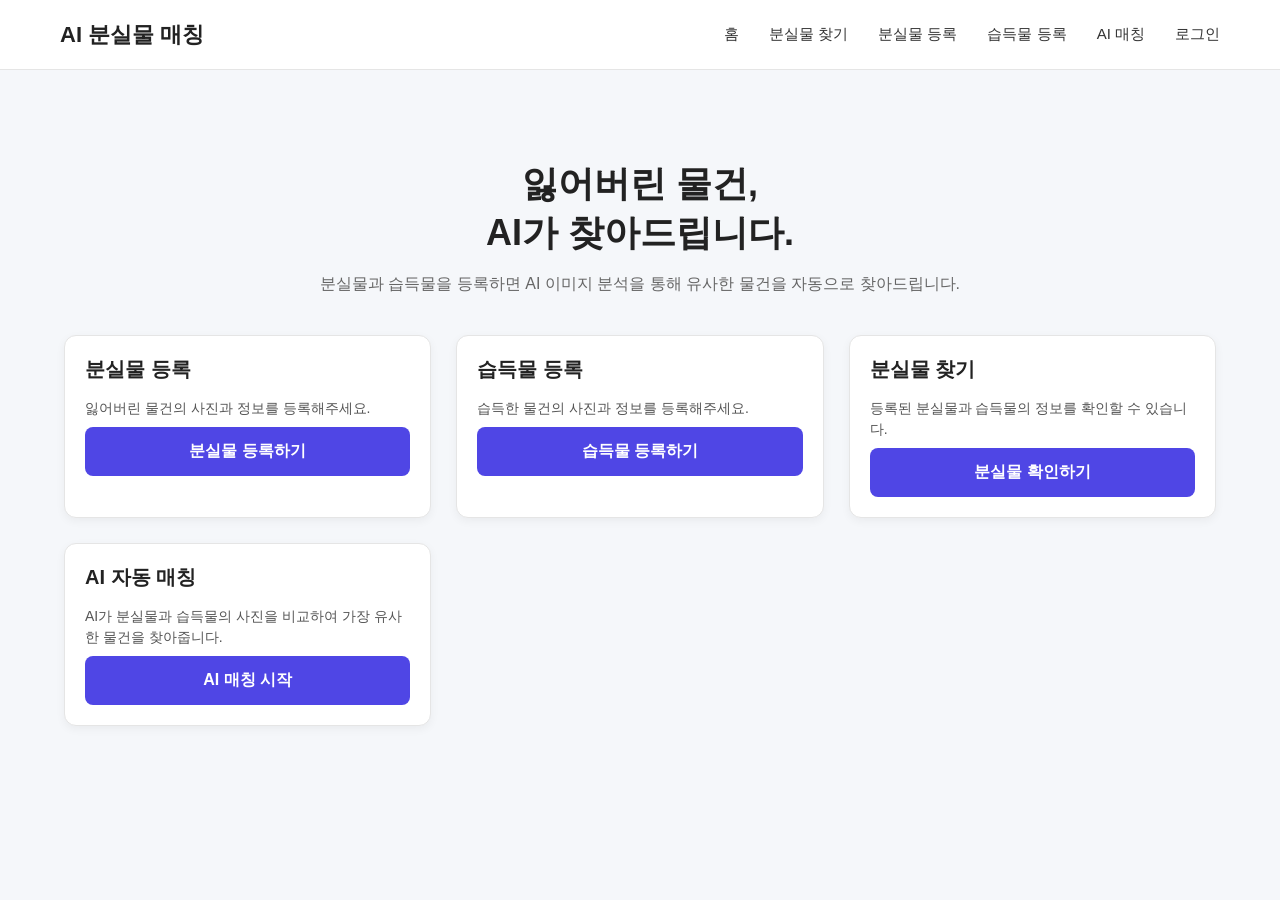
<file: lost_found_ai/index.html>
<!DOCTYPE html>
<html lang="ko">
<head>
    <meta charset="UTF-8">
    <meta name="viewport" content="width=device-width, initial-scale=1.0">

    <title>AI 분실물 매칭 시스템</title>

    <link rel="stylesheet" href="style.css">
</head>

<body>

<header>

    <!-- 로고 -->
    <div class="logo">
        AI 분실물 매칭
    </div>


    <!-- 메뉴 -->
    <nav>

        <a href="index.html">
            홈
        </a>

        <a href="lost-list.html">
            분실물 찾기
        </a>

        <a href="lost.html">
            분실물 등록
        </a>

        <a href="found.html">
            습득물 등록
        </a>

        <a href="match.html">
            AI 매칭
        </a>

        <a href="#">
            로그인
        </a>

    </nav>

</header>


<main>


    <!-- =====================================
         메인 소개
    ====================================== -->

    <section class="page-title">

        <h1>
            잃어버린 물건,<br>
            AI가 찾아드립니다.
        </h1>

        <p>
            분실물과 습득물을 등록하면
            AI 이미지 분석을 통해
            유사한 물건을 자동으로 찾아드립니다.
        </p>

    </section>



    <!-- =====================================
         기능 카드
    ====================================== -->

    <section class="lost-items">


        <!-- 분실물 등록 -->

        <div class="lost-card">

            <div class="lost-info">

                <h2>
                    분실물 등록
                </h2>

                <p>
                    잃어버린 물건의 사진과
                    정보를 등록해주세요.
                </p>

                <button
                    onclick="location.href='lost.html'">
                    분실물 등록하기
                </button>

            </div>

        </div>



        <!-- 습득물 등록 -->

        <div class="lost-card">

            <div class="lost-info">

                <h2>
                    습득물 등록
                </h2>

                <p>
                    습득한 물건의 사진과
                    정보를 등록해주세요.
                </p>

                <button
                    onclick="location.href='found.html'">
                    습득물 등록하기
                </button>

            </div>

        </div>



        <!-- 분실물 찾기 -->

        <div class="lost-card">

            <div class="lost-info">

                <h2>
                    분실물 찾기
                </h2>

                <p>
                    등록된 분실물과 습득물의
                    정보를 확인할 수 있습니다.
                </p>

                <button
                    onclick="location.href='lost-list.html'">
                    분실물 확인하기
                </button>

            </div>

        </div>



        <!-- AI 매칭 -->

        <div class="lost-card">

            <div class="lost-info">

                <h2>
                    AI 자동 매칭
                </h2>

                <p>
                    AI가 분실물과 습득물의
                    사진을 비교하여
                    가장 유사한 물건을 찾아줍니다.
                </p>

                <button
                    onclick="location.href='match.html'">
                    AI 매칭 시작
                </button>

            </div>

        </div>


    </section>


</main>


</body>
</html>
</file>
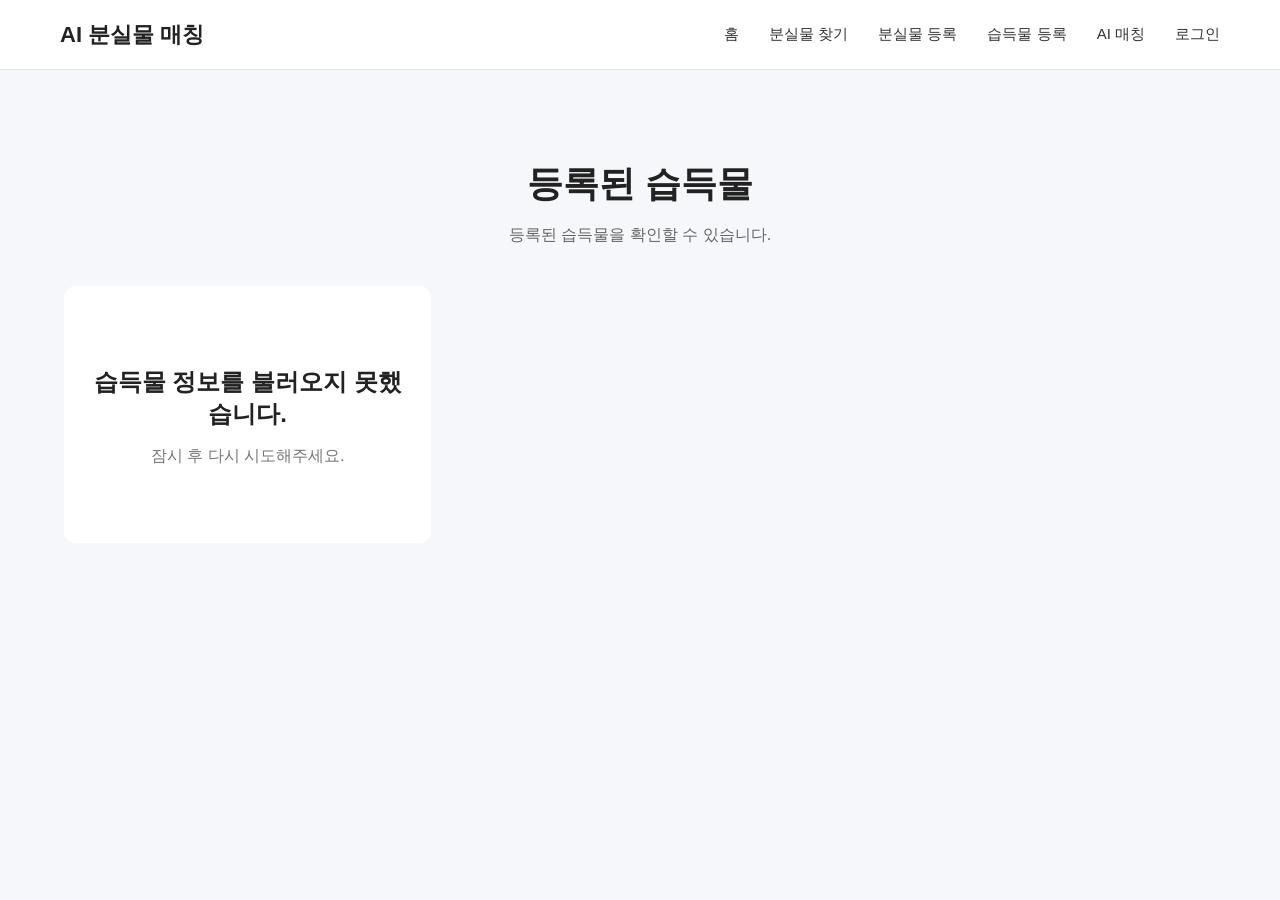
<file: lost_found_ai/found-list.html>
<!DOCTYPE html>
<html lang="ko">

<head>

    <meta charset="UTF-8">

    <meta name="viewport" content="width=device-width, initial-scale=1.0">

    <title>등록된 습득물 - AI 분실물 매칭</title>

    <link rel="stylesheet" href="style.css">

</head>

<body>


    <!-- ==============================
         상단 메뉴
    =============================== -->

    <header>

        <div class="logo">
            AI 분실물 매칭
        </div>


        <nav>

            <a href="index.html">
                홈
            </a>

            <a href="lost-list.html">
                분실물 찾기
            </a>

            <a href="lost.html">
                분실물 등록
            </a>

            <a href="found.html">
                습득물 등록
            </a>

            <a href="match.html">
                AI 매칭
            </a>

            <a href="#">
                로그인
            </a>

        </nav>

    </header>


    <!-- ==============================
         페이지 제목
    =============================== -->

    <main>

        <section class="page-title">

            <h1>
                등록된 습득물
            </h1>

            <p>
                등록된 습득물을 확인할 수 있습니다.
            </p>

        </section>


        <!-- ==============================
             습득물 목록
        =============================== -->

        <section>

            <div
                id="foundItems"
                class="lost-items"
            >

                <p>
                    습득물 정보를 불러오는 중입니다...
                </p>

            </div>

        </section>

    </main>


    <!-- ==============================
         JavaScript
    =============================== -->

    <script>


        // FastAPI 서버 주소

        const API_URL =
            "https://lost-found-ai-0z75.onrender.com";



        // ==========================================
        // 습득물 목록 가져오기
        // ==========================================

        async function loadFoundItems() {

            try {

                const response =
                    await fetch(
                        API_URL + "/found-items"
                    );


                if (!response.ok) {

                    throw new Error(
                        "서버 응답 오류"
                    );

                }


                const items =
                    await response.json();


                displayFoundItems(items);


            }

            catch (error) {

                console.error(error);


                document.getElementById(
                    "foundItems"
                ).innerHTML = `

                    <div class="empty-message">

                        <h2>
                            습득물 정보를 불러오지 못했습니다.
                        </h2>

                        <p>
                            잠시 후 다시 시도해주세요.
                        </p>

                    </div>

                `;

            }

        }



        // ==========================================
        // 습득물 화면 표시
        // ==========================================

        function displayFoundItems(items) {

            const container =
                document.getElementById(
                    "foundItems"
                );


            // 습득물이 없는 경우

            if (items.length === 0) {

                container.innerHTML = `

                    <div class="empty-message">

                        <h2>
                            등록된 습득물이 없습니다.
                        </h2>

                        <p>
                            아직 등록된 습득물이 없습니다.
                        </p>

                    </div>

                `;

                return;

            }


            // 기존 내용 삭제

            container.innerHTML = "";


            // 습득물 하나씩 생성

            items.forEach(function(item) {


                // 카드 생성

                const card =
                    document.createElement(
                        "div"
                    );


                card.className =
                    "lost-card";


                // ==================================
                // 사진 주소
                // ==================================

                let imageUrl = "";


                if (item.image_path) {

                    if (
                        item.image_path.startsWith("http://") ||
                        item.image_path.startsWith("https://")
                    ) {

                        imageUrl =
                            item.image_path;

                    }

                    else {

                        const fileName =
                            item.image_path
                                .replaceAll("\\", "/")
                                .split("/")
                                .pop();


                        imageUrl =
                            API_URL +
                            "/uploads/" +
                            encodeURIComponent(
                                fileName
                            );

                    }

                }


                // ==================================
                // 카드 내용
                // ==================================

                card.innerHTML = `

                    <div class="lost-image">

                        ${
                            imageUrl

                            ?

                            `<img
                                src="${imageUrl}"
                                alt="${item.item_name}"
                            >`

                            :

                            `<div>
                                사진 없음
                            </div>`
                        }

                    </div>


                    <div class="lost-info">

                        <h2>
                            ${item.item_name}
                        </h2>


                        <p>
                            📍 습득 장소:
                            ${item.location}
                        </p>


                        <p>
                            📅 습득 날짜:
                            ${item.found_date}
                        </p>


                        <p>
                            📝 설명:
                            ${item.description || "설명 없음"}
                        </p>


                        <div class="lost-id">

                            등록번호 :
                            ${item.id}

                        </div>


                        <!-- ==========================
                             삭제 버튼
                        =========================== -->

                        <button
                            onclick="deleteFoundItem(${item.id})"
                            style="
                                margin-top: 15px;
                                background-color: #dc2626;
                            "
                        >

                            삭제

                        </button>

                    </div>

                `;


                // 화면에 추가

                container.appendChild(
                    card
                );

            });

        }



        // ==========================================
        // 습득물 삭제
        // ==========================================

        async function deleteFoundItem(id) {


            // 삭제 확인

            const confirmDelete =
                confirm(
                    "정말 이 습득물을 삭제하시겠습니까?"
                );


            if (!confirmDelete) {

                return;

            }


            try {


                // FastAPI 삭제 요청

                const response =
                    await fetch(

                        API_URL +
                        "/found-items/" +
                        id,

                        {
                            method: "DELETE"
                        }

                    );


                const result =
                    await response.json();


                // 삭제 성공

                if (response.ok) {

                    alert(
                        "습득물이 삭제되었습니다."
                    );


                    // 목록 다시 불러오기

                    loadFoundItems();

                }


                // 삭제 실패

                else {

                    alert(

                        result.detail ||
                        "삭제에 실패했습니다."

                    );

                }

            }


            catch (error) {

                console.error(error);


                alert(
                    "서버와 연결할 수 없습니다."
                );

            }

        }



        // ==========================================
        // 페이지 실행
        // ==========================================

        loadFoundItems();


    </script>


</body>

</html>
</file>
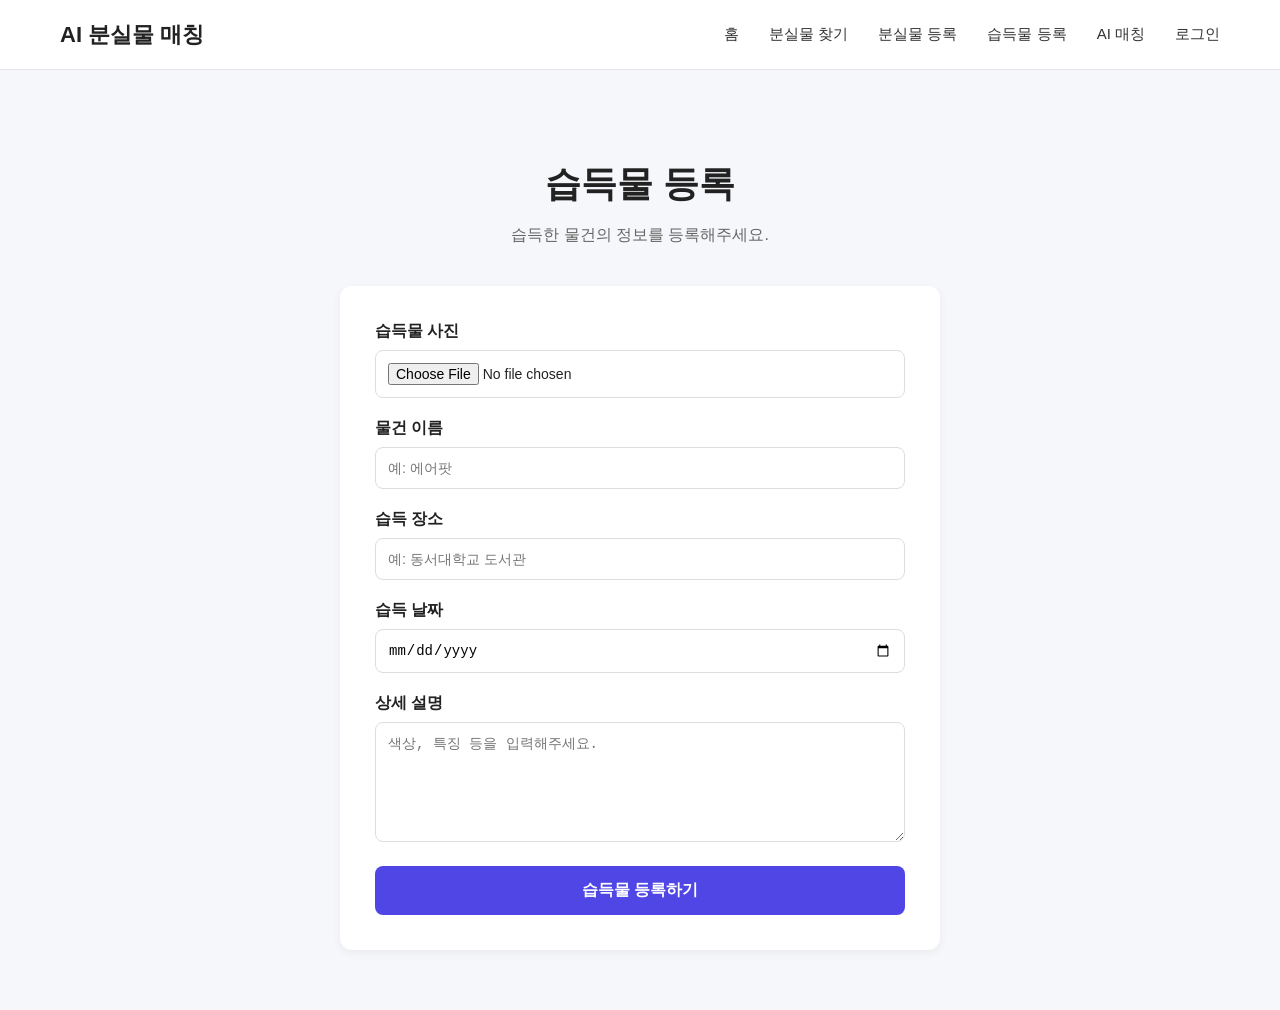
<file: lost_found_ai/found.html>
<!DOCTYPE html>
<html lang="ko">

<head>

    <meta charset="UTF-8">

    <meta name="viewport" content="width=device-width, initial-scale=1.0">

    <title>습득물 등록 - AI 분실물 매칭</title>

    <link rel="stylesheet" href="style.css">

</head>

<body>

    <!-- 상단 메뉴 -->

    <header>

        <div class="logo">
            AI 분실물 매칭
        </div>

        <nav>

            <a href="index.html">
                홈
            </a>

            <a href="lost-list.html">
                분실물 찾기
            </a>

            <a href="lost.html">
                분실물 등록
            </a>

            <a href="found.html">
                습득물 등록
            </a>

            <a href="match.html">
                AI 매칭
            </a>

            <a href="#">
                로그인
            </a>

        </nav>

    </header>


    <!-- 습득물 등록 -->

    <main>

        <section class="page-title">

            <h1>
                습득물 등록
            </h1>

            <p>
                습득한 물건의 정보를 등록해주세요.
            </p>

        </section>


        <section>

            <form id="foundForm">

                <!-- 사진 -->

                <div>

                    <label for="image">
                        습득물 사진
                    </label>

                    <input
                        type="file"
                        id="image"
                        accept="image/*"
                        required
                    >

                </div>


                <!-- 물건 이름 -->

                <div>

                    <label for="itemName">
                        물건 이름
                    </label>

                    <input
                        type="text"
                        id="itemName"
                        placeholder="예: 에어팟"
                        required
                    >

                </div>


                <!-- 습득 장소 -->

                <div>

                    <label for="location">
                        습득 장소
                    </label>

                    <input
                        type="text"
                        id="location"
                        placeholder="예: 동서대학교 도서관"
                        required
                    >

                </div>


                <!-- 습득 날짜 -->

                <div>

                    <label for="date">
                        습득 날짜
                    </label>

                    <input
                        type="date"
                        id="date"
                        required
                    >

                </div>


                <!-- 설명 -->

                <div>

                    <label for="description">
                        상세 설명
                    </label>

                    <textarea
                        id="description"
                        placeholder="색상, 특징 등을 입력해주세요."
                    ></textarea>

                </div>


                <!-- 등록 버튼 -->

                <button type="submit">
                    습득물 등록하기
                </button>

            </form>

        </section>

    </main>


    <script>

        const foundForm =
            document.getElementById("foundForm");


        foundForm.addEventListener(
            "submit",
            async function(event) {

                event.preventDefault();


                // 입력값 가져오기

                const itemName =
                    document.getElementById(
                        "itemName"
                    ).value;

                const location =
                    document.getElementById(
                        "location"
                    ).value;

                const date =
                    document.getElementById(
                        "date"
                    ).value;

                const description =
                    document.getElementById(
                        "description"
                    ).value;


                // 사진 가져오기

                const imageInput =
                    document.getElementById(
                        "image"
                    );

                const image =
                    imageInput.files[0];


                if (!image) {

                    alert(
                        "습득물 사진을 선택해주세요."
                    );

                    return;

                }


                // FormData 생성

                const formData =
                    new FormData();


                formData.append(
                    "item_name",
                    itemName
                );

                formData.append(
                    "location",
                    location
                );

                formData.append(
                    "found_date",
                    date
                );

                formData.append(
                    "description",
                    description
                );

                formData.append(
                    "image",
                    image
                );


                // FastAPI 전송

                try {

                const response =
                    await fetch(
                        "https://lost-found-ai-0z75.onrender.com/found-items",
                        {    
                         method: "POST",
                         body: formData
                        }
                    );


                    const result =
                        await response.json();


                    if (response.ok) {

                        alert(
                            "습득물이 정상적으로 등록되었습니다!\n\n" +
                            "등록번호: " +
                            result.id
                        );


                        foundForm.reset();

                    }

                    else {

                        alert(
                            "등록에 실패했습니다.\n\n" +
                            result.detail
                        );

                    }

                }

                catch (error) {

                    console.error(error);

                    alert(
                        "서버에 연결할 수 없습니다.\n\n" +
                        "잠시 후 다시 시도해주세요."
                    );

                }

            }
        );

    </script>

</body>

</html>
</file>
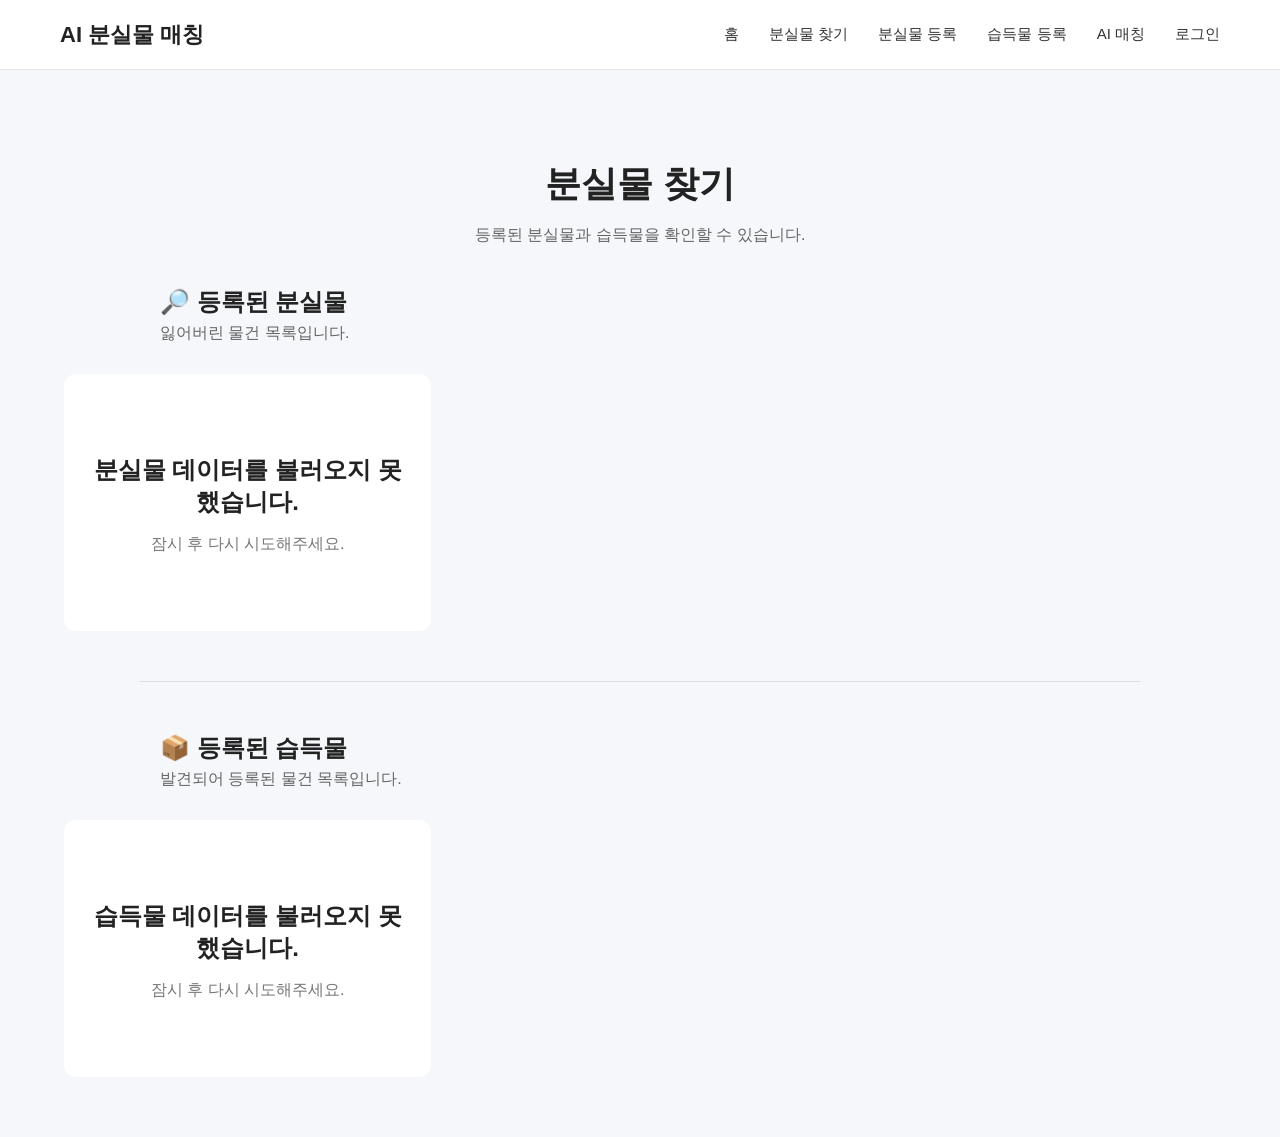
<file: lost_found_ai/lost-list.html>
<!DOCTYPE html>
<html lang="ko">

<head>
    <meta charset="UTF-8">
    <meta name="viewport" content="width=device-width, initial-scale=1.0">

    <title>분실물 찾기</title>

    <link rel="stylesheet" href="style.css">

    <style>
        .list-title {
            max-width: 1000px;
            margin: 35px auto 15px auto;
            padding: 0 20px;
        }

        .list-title h2 {
            margin-bottom: 5px;
        }

        .list-title p {
            color: #666;
            margin-top: 0;
        }

        .action-buttons {
            display: flex;
            gap: 10px;
            margin-top: 15px;
        }

        .action-buttons button {
            flex: 1;
        }

        .match-btn {
            background-color: #2563eb;
        }

        .delete-btn {
            background-color: #dc2626;
        }

        .section-divider {
            max-width: 1000px;
            margin: 50px auto;
            border: 0;
            border-top: 1px solid #ddd;
        }
    </style>
</head>

<body>

<header>

    <div class="logo">
        AI 분실물 매칭
    </div>

    <nav>
        <a href="index.html">홈</a>
        <a href="lost-list.html">분실물 찾기</a>
        <a href="lost.html">분실물 등록</a>
        <a href="found.html">습득물 등록</a>
        <a href="match.html">AI 매칭</a>
        <a href="#">로그인</a>
    </nav>

</header>


<main>

    <section class="page-title">

        <h1>분실물 찾기</h1>

        <p>
            등록된 분실물과 습득물을 확인할 수 있습니다.
        </p>

    </section>


    <!-- =========================
         분실물
    ========================== -->

    <section class="list-title">

        <h2>🔎 등록된 분실물</h2>

        <p>
            잃어버린 물건 목록입니다.
        </p>

    </section>


    <section
        id="lostItems"
        class="lost-items">

        <p>
            분실물 정보를 불러오는 중입니다...
        </p>

    </section>


    <hr class="section-divider">


    <!-- =========================
         습득물
    ========================== -->

    <section class="list-title">

        <h2>📦 등록된 습득물</h2>

        <p>
            발견되어 등록된 물건 목록입니다.
        </p>

    </section>


    <section
        id="foundItems"
        class="lost-items">

        <p>
            습득물 정보를 불러오는 중입니다...
        </p>

    </section>

</main>


<script>

const API_URL =
    "https://lost-found-ai-0z75.onrender.com";


/* ==========================================
   이미지 URL 처리
========================================== */

function getImageUrl(path) {

    if (!path) {
        return "";
    }

    if (
        path.startsWith("http://") ||
        path.startsWith("https://")
    ) {
        return path;
    }

    const fileName =
        path
            .replaceAll("\\", "/")
            .split("/")
            .pop();

    return (
        API_URL +
        "/uploads/" +
        encodeURIComponent(fileName)
    );
}


/* ==========================================
   분실물 불러오기
========================================== */

async function loadLostItems() {

    const container =
        document.getElementById(
            "lostItems"
        );

    try {

        const response =
            await fetch(
                API_URL + "/lost-items"
            );

        if (!response.ok) {
            throw new Error(
                "서버 응답 오류"
            );
        }

        const items =
            await response.json();


        if (items.length === 0) {

            container.innerHTML = `

                <div class="empty-message">

                    <h2>
                        등록된 분실물이 없습니다.
                    </h2>

                    <p>
                        새로운 분실물을 등록해주세요.
                    </p>

                </div>
            `;

            return;
        }


        container.innerHTML = "";


        items.forEach(function(item) {

            const imageUrl =
                getImageUrl(
                    item.image_path
                );


            const card =
                document.createElement(
                    "div"
                );


            card.className =
                "lost-card";


            card.innerHTML = `

                <div class="lost-image">

                    ${
                        imageUrl
                        ?
                        `
                        <img
                            src="${imageUrl}"
                            alt="${item.item_name}"
                        >
                        `
                        :
                        `
                        <div>
                            사진 없음
                        </div>
                        `
                    }

                </div>


                <div class="lost-info">

                    <h2>
                        ${item.item_name}
                    </h2>


                    <p>
                        📍 장소:
                        ${item.location}
                    </p>


                    <p>
                        📅 분실 날짜:
                        ${item.lost_date}
                    </p>


                    <p>
                        📝 설명:
                        ${item.description || "없음"}
                    </p>


                    <div class="lost-id">

                        등록번호:
                        ${item.id}

                    </div>


                    <div class="action-buttons">

                        <button
                            class="match-btn"
                            onclick="goToMatch(${item.id})">

                            AI 매칭

                        </button>


                        <button
                            class="delete-btn"
                            onclick="deleteLostItem(${item.id})">

                            삭제

                        </button>

                    </div>

                </div>
            `;


            container.appendChild(
                card
            );

        });

    }

    catch (error) {

        console.error(error);


        container.innerHTML = `

            <div class="empty-message">

                <h2>
                    분실물 데이터를 불러오지 못했습니다.
                </h2>

                <p>
                    잠시 후 다시 시도해주세요.
                </p>

            </div>
        `;
    }
}


/* ==========================================
   습득물 불러오기
========================================== */

async function loadFoundItems() {

    const container =
        document.getElementById(
            "foundItems"
        );

    try {

        const response =
            await fetch(
                API_URL + "/found-items"
            );


        if (!response.ok) {

            throw new Error(
                "서버 응답 오류"
            );
        }


        const items =
            await response.json();


        if (items.length === 0) {

            container.innerHTML = `

                <div class="empty-message">

                    <h2>
                        등록된 습득물이 없습니다.
                    </h2>

                    <p>
                        습득된 물건이 등록되면
                        이곳에 표시됩니다.
                    </p>

                </div>
            `;

            return;
        }


        container.innerHTML = "";


        items.forEach(function(item) {

            const imageUrl =
                getImageUrl(
                    item.image_path
                );


            const card =
                document.createElement(
                    "div"
                );


            card.className =
                "lost-card";


            card.innerHTML = `

                <div class="lost-image">

                    ${
                        imageUrl
                        ?
                        `
                        <img
                            src="${imageUrl}"
                            alt="${item.item_name}"
                        >
                        `
                        :
                        `
                        <div>
                            사진 없음
                        </div>
                        `
                    }

                </div>


                <div class="lost-info">

                    <h2>
                        ${item.item_name}
                    </h2>


                    <p>
                        📍 습득 장소:
                        ${item.location}
                    </p>


                    <p>
                        📅 습득 날짜:
                        ${item.found_date}
                    </p>


                    <p>
                        📝 설명:
                        ${item.description || "없음"}
                    </p>


                    <div class="lost-id">

                        등록번호:
                        ${item.id}

                    </div>


                    <div class="action-buttons">

                        <button
                            class="delete-btn"
                            onclick="deleteFoundItem(${item.id})">

                            삭제

                        </button>

                    </div>

                </div>
            `;


            container.appendChild(
                card
            );

        });

    }

    catch (error) {

        console.error(error);


        container.innerHTML = `

            <div class="empty-message">

                <h2>
                    습득물 데이터를 불러오지 못했습니다.
                </h2>

                <p>
                    잠시 후 다시 시도해주세요.
                </p>

            </div>
        `;
    }
}


/* ==========================================
   AI 매칭 페이지 이동
========================================== */

function goToMatch(id) {

    window.location.href =
        "match.html?lost_id=" + id;
}


/* ==========================================
   분실물 삭제
========================================== */

async function deleteLostItem(id) {

    const confirmDelete =
        confirm(
            "정말 이 분실물을 삭제하시겠습니까?"
        );


    if (!confirmDelete) {
        return;
    }


    try {

        const response =
            await fetch(

                API_URL +
                "/lost-items/" +
                id,

                {
                    method: "DELETE"
                }

            );


        const result =
            await response.json();


        if (response.ok) {

            alert(
                "분실물이 삭제되었습니다."
            );

            loadLostItems();

        }

        else {

            alert(
                result.detail ||
                "삭제에 실패했습니다."
            );
        }

    }

    catch (error) {

        console.error(error);

        alert(
            "서버와 연결할 수 없습니다."
        );
    }
}


/* ==========================================
   습득물 삭제
========================================== */

async function deleteFoundItem(id) {

    const confirmDelete =
        confirm(
            "정말 이 습득물을 삭제하시겠습니까?"
        );


    if (!confirmDelete) {
        return;
    }


    try {

        const response =
            await fetch(

                API_URL +
                "/found-items/" +
                id,

                {
                    method: "DELETE"
                }

            );


        const result =
            await response.json();


        if (response.ok) {

            alert(
                "습득물이 삭제되었습니다."
            );

            loadFoundItems();

        }

        else {

            alert(
                result.detail ||
                "삭제에 실패했습니다."
            );
        }

    }

    catch (error) {

        console.error(error);

        alert(
            "서버와 연결할 수 없습니다."
        );
    }
}


/* ==========================================
   페이지 시작
========================================== */

loadLostItems();
loadFoundItems();

</script>

</body>
</html>
</file>
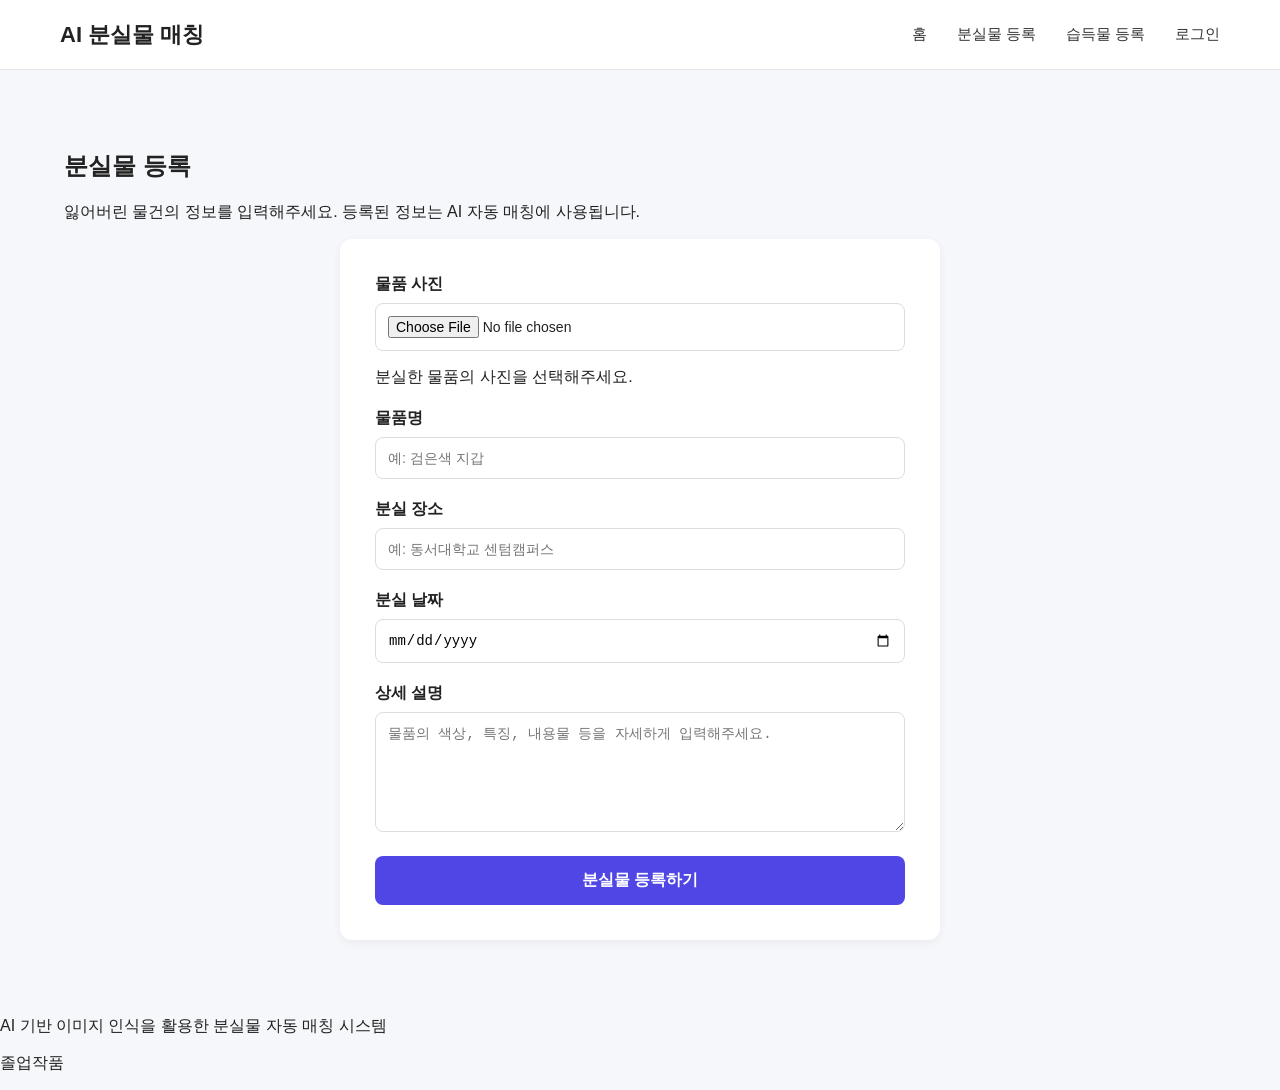
<file: lost_found_ai/lost.html>
<!DOCTYPE html>
<html lang="ko">

<head>
    <meta charset="UTF-8">
    <meta name="viewport" content="width=device-width, initial-scale=1.0">

    <title>분실물 등록</title>

    <link rel="stylesheet" href="style.css">
</head>

<body>

    <!-- 상단 메뉴 -->
    <header>

        <div class="logo">
            AI 분실물 매칭
        </div>

        <nav>
            <a href="index.html">홈</a>
            <a href="lost.html">분실물 등록</a>
            <a href="#">습득물 등록</a>
            <a href="#">로그인</a>
        </nav>

    </header>


    <!-- 분실물 등록 -->
    <main>

        <section class="form-section">

            <h1>분실물 등록</h1>

            <p class="form-description">
                잃어버린 물건의 정보를 입력해주세요.
                등록된 정보는 AI 자동 매칭에 사용됩니다.
            </p>


            <form id="lostForm">

                <!-- 사진 -->
                <div class="form-group">

                    <label for="image">
                        물품 사진
                    </label>

                    <input
                        type="file"
                        id="image"
                        accept="image/*"
                    >

                    <p class="help">
                        분실한 물품의 사진을 선택해주세요.
                    </p>

                </div>


                <!-- 물품명 -->
                <div class="form-group">

                    <label for="itemName">
                        물품명
                    </label>

                    <input
                        type="text"
                        id="itemName"
                        placeholder="예: 검은색 지갑"
                        required
                    >

                </div>


                <!-- 분실 장소 -->
                <div class="form-group">

                    <label for="location">
                        분실 장소
                    </label>

                    <input
                        type="text"
                        id="location"
                        placeholder="예: 동서대학교 센텀캠퍼스"
                        required
                    >

                </div>


                <!-- 분실 날짜 -->
                <div class="form-group">

                    <label for="date">
                        분실 날짜
                    </label>

                    <input
                        type="date"
                        id="date"
                        required
                    >

                </div>


                <!-- 상세 설명 -->
                <div class="form-group">

                    <label for="description">
                        상세 설명
                    </label>

                    <textarea
                        id="description"
                        rows="6"
                        placeholder="물품의 색상, 특징, 내용물 등을 자세하게 입력해주세요."
                    ></textarea>

                </div>


                <!-- 등록 버튼 -->
                <button
                    type="submit"
                    class="submit-button"
                >
                    분실물 등록하기
                </button>

            </form>

        </section>

    </main>


    <footer>

        <p>
            AI 기반 이미지 인식을 활용한 분실물 자동 매칭 시스템
        </p>

        <p>
            졸업작품
        </p>

    </footer>


    <script src="script.js?v=3"></script>

</body>

</html>
</file>
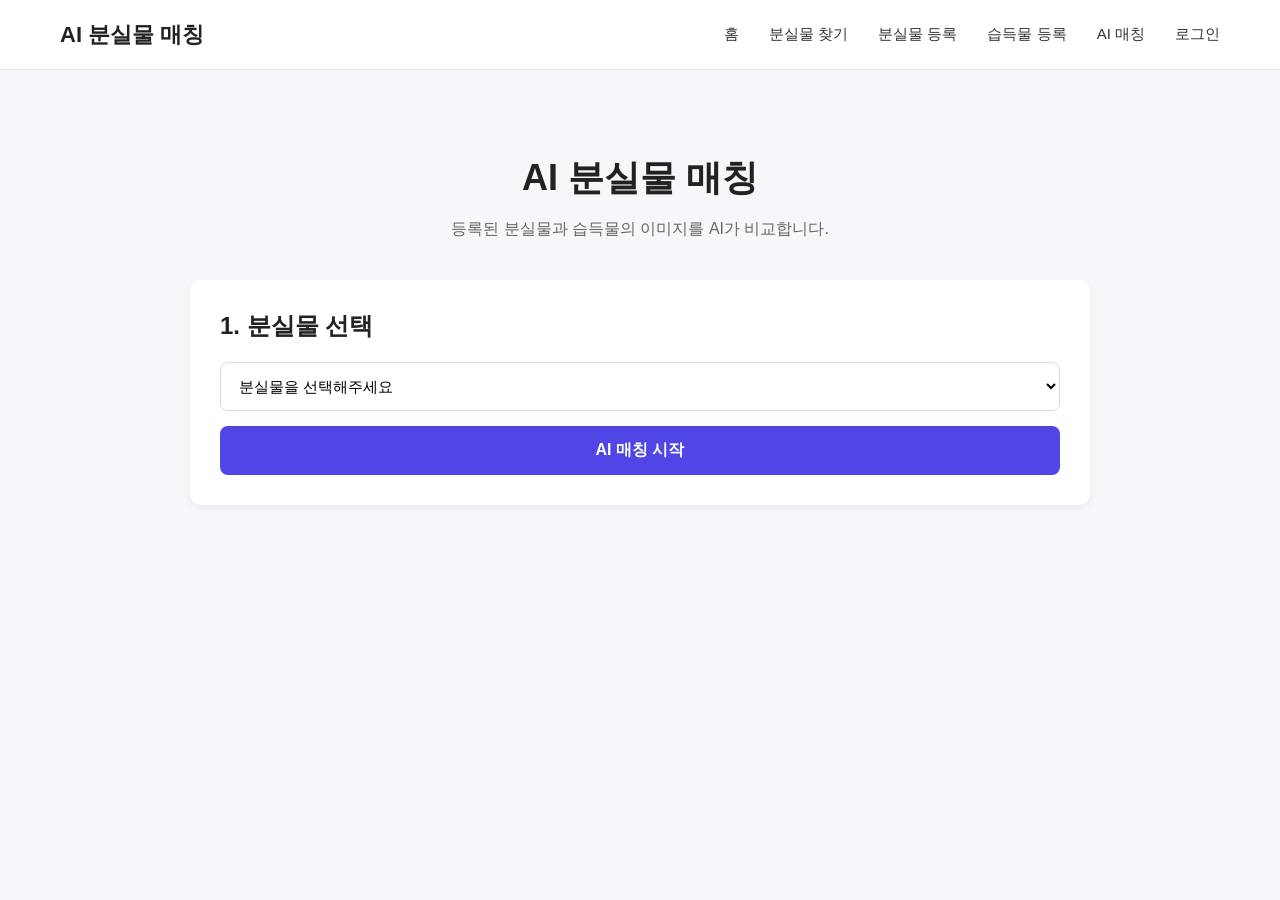
<file: lost_found_ai/match.html>
<!DOCTYPE html>
<html lang="ko">

<head>
    <meta charset="UTF-8">
    <meta name="viewport" content="width=device-width, initial-scale=1.0">

    <title>AI 분실물 매칭</title>

    <link rel="stylesheet" href="style.css">

    <style>
        .match-section {
            max-width: 900px;
            margin: 0 auto 30px auto;
            background: white;
            padding: 30px;
            border-radius: 12px;
            box-shadow: 0 3px 10px rgba(0, 0, 0, 0.05);
        }

        .match-section h2 {
            margin-top: 0;
            margin-bottom: 20px;
        }

        #lostSelect {
            width: 100%;
            padding: 14px;
            border: 1px solid #ddd;
            border-radius: 8px;
            font-size: 15px;
            background: white;
            margin-bottom: 15px;
        }

        #matchButton {
            width: 100%;
        }

        #matchButton:disabled {
            background-color: #999;
            cursor: not-allowed;
        }

        .selected-lost-card {
            display: flex;
            gap: 25px;
            align-items: center;
        }

        .selected-lost-image {
            width: 180px;
            height: 180px;
            flex-shrink: 0;
            border-radius: 12px;
            overflow: hidden;
            background-color: #f1f3f5;
        }

        .selected-lost-image img {
            width: 100%;
            height: 100%;
            object-fit: cover;
        }

        .selected-lost-info h2 {
            margin-bottom: 15px;
        }

        .selected-lost-info p {
            margin: 8px 0;
            color: #555;
        }

        .result-summary {
            padding: 18px;
            background-color: #f5f7fa;
            border-radius: 10px;
            margin-bottom: 25px;
            text-align: center;
            color: #555;
        }

        .match-results-grid {
            display: grid;
            grid-template-columns: repeat(2, 1fr);
            gap: 20px;
        }

        .match-card {
            background-color: white;
            border: 1px solid #e5e5e5;
            border-radius: 12px;
            overflow: hidden;
        }

        .match-card-image {
            width: 100%;
            height: 180px;
            background-color: #f1f3f5;
            overflow: hidden;
        }

        .match-card-image img {
            width: 100%;
            height: 100%;
            object-fit: cover;
        }

        .match-card-info {
            padding: 20px;
        }

        .match-card-top {
            display: flex;
            justify-content: space-between;
            align-items: center;
            margin-bottom: 12px;
        }

        .match-rank {
            font-size: 14px;
            font-weight: bold;
            color: #666;
        }

        .match-grade {
            padding: 6px 10px;
            border-radius: 20px;
            color: white;
            font-size: 12px;
            font-weight: bold;
        }

        .match-card-info h3 {
            margin: 0 0 12px 0;
            font-size: 20px;
        }

        .match-card-info p {
            margin: 7px 0;
            color: #555;
            font-size: 14px;
            line-height: 1.5;
        }

        .similarity-box {
            margin-top: 18px;
            padding: 15px;
            background-color: #f8fafc;
            border-radius: 10px;
            border: 1px solid #e5e7eb;
        }

        .similarity-header {
            display: flex;
            justify-content: space-between;
            align-items: center;
            margin-bottom: 10px;
        }

        .similarity-title {
            font-size: 14px;
            font-weight: bold;
        }

        .similarity-number {
            font-size: 24px;
            font-weight: bold;
        }

        .similarity-bar {
            width: 100%;
            height: 10px;
            background-color: #e5e7eb;
            border-radius: 10px;
            overflow: hidden;
        }

        .similarity-progress {
            height: 100%;
            border-radius: 10px;
        }

        .similarity-description {
            margin-top: 10px;
            font-size: 13px;
            font-weight: bold;
        }

        .no-result {
            text-align: center;
            padding: 40px 20px;
            color: #777;
        }

        .loading-box {
            text-align: center;
            padding: 40px 20px;
        }

        .loading-box h3 {
            margin-bottom: 10px;
        }

        .loading-box p {
            color: #777;
        }

        @media (max-width: 700px) {
            .selected-lost-card {
                flex-direction: column;
                align-items: stretch;
            }

            .selected-lost-image {
                width: 100%;
                height: 220px;
            }

            .match-results-grid {
                grid-template-columns: 1fr;
            }

            .match-section {
                padding: 20px;
            }
        }
    </style>
</head>

<body>

<header>
    <div class="logo">
        AI 분실물 매칭
    </div>

    <nav>
        <a href="index.html">홈</a>
        <a href="lost-list.html">분실물 찾기</a>
        <a href="lost.html">분실물 등록</a>
        <a href="found.html">습득물 등록</a>
        <a href="match.html">AI 매칭</a>
        <a href="#">로그인</a>
    </nav>
</header>

<main>

    <div class="page-title">
        <h1>AI 분실물 매칭</h1>
        <p>
            등록된 분실물과 습득물의 이미지를 AI가 비교합니다.
        </p>
    </div>

    <section class="match-section">
        <h2>1. 분실물 선택</h2>

        <select id="lostSelect">
            <option value="">
                분실물을 선택해주세요
            </option>
        </select>

        <button
            id="matchButton"
            onclick="startMatching()">
            AI 매칭 시작
        </button>
    </section>

    <section
        id="lostInfo"
        class="match-section"
        style="display: none;">

        <h2>2. 선택한 분실물</h2>

        <div id="lostItemInfo"></div>
    </section>

    <section
        id="resultSection"
        class="match-section"
        style="display: none;">

        <h2>3. AI 매칭 결과</h2>

        <div
            id="resultSummary"
            class="result-summary">
        </div>

        <div
            id="matchResults"
            class="match-results-grid">
        </div>
    </section>

</main>

<script>

const API_URL =
    "https://lost-found-ai-0z75.onrender.com";


/* ==========================================
   이미지 URL 처리
========================================== */

function getImageUrl(path) {

    if (!path) {
        return "";
    }

    // Cloudinary 등 인터넷 이미지
    if (
        path.startsWith("http://") ||
        path.startsWith("https://")
    ) {
        return path;
    }

    // 예전 로컬 uploads 이미지
    const fileName = path
        .replaceAll("\\", "/")
        .split("/")
        .pop();

    return (
        API_URL +
        "/uploads/" +
        encodeURIComponent(fileName)
    );
}


/* ==========================================
   분실물 목록 불러오기
========================================== */

async function loadLostItems() {

    try {

        const response =
            await fetch(
                `${API_URL}/lost-items`
            );

        if (!response.ok) {
            throw new Error(
                "분실물 목록을 불러오지 못했습니다."
            );
        }

        const items =
            await response.json();

        const select =
            document.getElementById(
                "lostSelect"
            );

        select.innerHTML = `
            <option value="">
                분실물을 선택해주세요
            </option>
        `;

        items.forEach(item => {

            const option =
                document.createElement(
                    "option"
                );

            option.value =
                item.id;

            option.textContent =
                `${item.item_name} - ${item.location} (${item.lost_date})`;

            select.appendChild(option);
        });

    }
    catch (error) {

        console.error(
            "분실물 목록 오류:",
            error
        );

        alert(
            "분실물 목록을 불러오지 못했습니다."
        );
    }
}


/* ==========================================
   AI 매칭 시작
========================================== */

async function startMatching() {

    const select =
        document.getElementById(
            "lostSelect"
        );

    const lostId =
        select.value;

    if (!lostId) {

        alert(
            "먼저 분실물을 선택해주세요."
        );

        return;
    }

    const button =
        document.getElementById(
            "matchButton"
        );

    const resultSection =
        document.getElementById(
            "resultSection"
        );

    const resultSummary =
        document.getElementById(
            "resultSummary"
        );

    const resultContainer =
        document.getElementById(
            "matchResults"
        );

    button.disabled = true;

    button.textContent =
        "AI 분석 중...";

    resultSection.style.display =
        "block";

    resultSummary.innerHTML = `
        <div class="loading-box">
            <h3>
                AI가 이미지를 분석하고 있습니다.
            </h3>

            <p>
                등록된 습득물 사진과 비교하는 중입니다.
            </p>
        </div>
    `;

    resultContainer.innerHTML = "";

    try {

        const response =
            await fetch(
                `${API_URL}/match/${lostId}`
            );

        const data =
            await response.json();

        if (!response.ok) {

            throw new Error(
                data.detail ||
                "AI 매칭에 실패했습니다."
            );
        }

        showLostItem(
            data.lost_item
        );

        displayResults(
            data.matches
        );

    }
    catch (error) {

        console.error(
            "AI 매칭 오류:",
            error
        );

        resultSummary.innerHTML = `
            <div class="no-result">
                <h3>
                    AI 매칭 오류
                </h3>

                <p>
                    ${escapeHtml(error.message)}
                </p>
            </div>
        `;

        resultContainer.innerHTML = "";

        alert(
            error.message
        );
    }

    button.disabled = false;

    button.textContent =
        "AI 매칭 시작";
}


/* ==========================================
   선택한 분실물 표시
========================================== */

function showLostItem(item) {

    const section =
        document.getElementById(
            "lostInfo"
        );

    const container =
        document.getElementById(
            "lostItemInfo"
        );

    const imageUrl =
        getImageUrl(
            item.image_path
        );

    container.innerHTML = `

        <div class="selected-lost-card">

            <div class="selected-lost-image">

                <img
                    src="${escapeHtml(imageUrl)}"
                    alt="${escapeHtml(item.item_name)}"
                >

            </div>

            <div class="selected-lost-info">

                <h2>
                    ${escapeHtml(item.item_name)}
                </h2>

                <p>
                    <strong>
                        분실 장소:
                    </strong>

                    ${escapeHtml(item.location)}
                </p>

                <p>
                    <strong>
                        분실 날짜:
                    </strong>

                    ${escapeHtml(item.lost_date)}
                </p>

                <p>
                    <strong>
                        설명:
                    </strong>

                    ${escapeHtml(
                        item.description ||
                        "설명 없음"
                    )}
                </p>

            </div>

        </div>
    `;

    section.style.display =
        "block";
}


/* ==========================================
   AI 매칭 결과 표시
========================================== */

function displayResults(matches) {

    const container =
        document.getElementById(
            "matchResults"
        );

    const summary =
        document.getElementById(
            "resultSummary"
        );

    container.innerHTML = "";

    if (
        !matches ||
        matches.length === 0
    ) {

        summary.innerHTML = `
            <div class="no-result">

                <h3>
                    매칭 결과가 없습니다.
                </h3>

                <p>
                    비교할 습득물이 등록되어 있지 않습니다.
                </p>

            </div>
        `;

        return;
    }

    const topScore =
        Number(
            matches[0].similarity
        );

    summary.innerHTML = `

        <strong>
            총 ${matches.length}개의 습득물을 AI가 분석했습니다.
        </strong>

        <br>

        가장 높은 이미지 유사도는
        <strong>
            ${topScore}%
        </strong>
        입니다.
    `;


    matches.forEach(
        (item, index) => {

            const similarity =
                Number(
                    item.similarity
                );

            let grade;
            let gradeText;
            let gradeColor;

            if (similarity >= 85) {

                grade =
                    "매우 높음";

                gradeText =
                    "강력한 매칭 후보입니다.";

                gradeColor =
                    "#16a34a";

            }
            else if (similarity >= 70) {

                grade =
                    "높음";

                gradeText =
                    "매칭 가능성이 높습니다.";

                gradeColor =
                    "#2563eb";

            }
            else if (similarity >= 50) {

                grade =
                    "보통";

                gradeText =
                    "추가 확인이 필요합니다.";

                gradeColor =
                    "#f59e0b";

            }
            else {

                grade =
                    "낮음";

                gradeText =
                    "유사도가 낮습니다.";

                gradeColor =
                    "#dc2626";
            }

            let rank;

            if (index === 0) {
                rank = "🥇 1위";
            }
            else if (index === 1) {
                rank = "🥈 2위";
            }
            else if (index === 2) {
                rank = "🥉 3위";
            }
            else {
                rank = `${index + 1}위`;
            }


            /* 핵심 수정 부분 */
            const imageUrl =
                getImageUrl(
                    item.image_path
                );


            const card =
                document.createElement(
                    "div"
                );

            card.className =
                "match-card";

            card.innerHTML = `

                <div class="match-card-image">

                    <img
                        src="${escapeHtml(imageUrl)}"
                        alt="${escapeHtml(item.item_name)}"
                    >

                </div>


                <div class="match-card-info">

                    <div class="match-card-top">

                        <span class="match-rank">
                            ${rank}
                        </span>

                        <span
                            class="match-grade"
                            style="
                                background-color:${gradeColor};
                            ">
                            ${grade}
                        </span>

                    </div>


                    <h3>
                        ${escapeHtml(
                            item.item_name
                        )}
                    </h3>


                    <p>
                        <strong>
                            습득 장소:
                        </strong>

                        ${escapeHtml(
                            item.location
                        )}
                    </p>


                    <p>
                        <strong>
                            습득 날짜:
                        </strong>

                        ${escapeHtml(
                            item.found_date
                        )}
                    </p>


                    <p>
                        <strong>
                            설명:
                        </strong>

                        ${escapeHtml(
                            item.description ||
                            "설명 없음"
                        )}
                    </p>


                    <div class="similarity-box">

                        <div class="similarity-header">

                            <span class="similarity-title">
                                AI 이미지 유사도
                            </span>

                            <span
                                class="similarity-number"
                                style="
                                    color:${gradeColor};
                                ">
                                ${similarity}%
                            </span>

                        </div>


                        <div class="similarity-bar">

                            <div
                                class="similarity-progress"
                                style="
                                    width:${Math.min(
                                        Math.max(
                                            similarity,
                                            0
                                        ),
                                        100
                                    )}%;
                                    background-color:${gradeColor};
                                ">
                            </div>

                        </div>


                        <div
                            class="similarity-description"
                            style="
                                color:${gradeColor};
                            ">
                            ${gradeText}
                        </div>

                    </div>

                </div>
            `;

            container.appendChild(
                card
            );
        }
    );
}


/* ==========================================
   HTML 특수문자 처리
========================================== */

function escapeHtml(value) {

    if (
        value === null ||
        value === undefined
    ) {
        return "";
    }

    return String(value)
        .replaceAll("&", "&amp;")
        .replaceAll("<", "&lt;")
        .replaceAll(">", "&gt;")
        .replaceAll('"', "&quot;")
        .replaceAll("'", "&#039;");
}


/* ==========================================
   페이지 시작
========================================== */

loadLostItems();

</script>

</body>
</html>
</file>
<file: lost_found_ai/style.css>
/* ==========================================
   전체 기본 설정
========================================== */

* {
    box-sizing: border-box;
}

body {
    margin: 0;
    font-family: Arial, sans-serif;
    background-color: #f5f7fa;
    color: #222;
}


/* ==========================================
   상단 헤더
========================================== */

header {
    width: 100%;
    height: 70px;
    background-color: white;

    display: flex;
    align-items: center;
    justify-content: space-between;

    padding: 0 60px;

    border-bottom: 1px solid #e5e5e5;
}

.logo {
    font-size: 22px;
    font-weight: bold;
}

nav {
    display: flex;
    gap: 30px;
}

nav a {
    text-decoration: none;
    color: #333;
    font-size: 15px;
}

nav a:hover {
    color: #4f46e5;
}


/* ==========================================
   메인 영역
========================================== */

main {
    width: 90%;
    max-width: 1200px;

    margin: 0 auto;

    padding: 60px 0;
}


/* ==========================================
   페이지 제목
========================================== */

.page-title {
    text-align: center;

    margin-bottom: 40px;
}

.page-title h1 {
    font-size: 36px;

    margin-bottom: 15px;
}

.page-title p {
    color: #666;

    font-size: 16px;
}


/* ==========================================
   분실물 / 습득물 목록
========================================== */

.lost-items {
    display: grid;

    grid-template-columns: repeat(3, 1fr);

    gap: 25px;

    margin-top: 30px;
}


/* ==========================================
   카드
========================================== */

.lost-card {
    background-color: white;

    border: 1px solid #e5e5e5;

    border-radius: 12px;

    overflow: hidden;

    box-shadow: 0 3px 10px rgba(0, 0, 0, 0.05);
}


/* ==========================================
   ★ 사진 영역 - 100px
========================================== */

.lost-image {
    width: 100%;

    height: 100px;

    overflow: hidden;

    display: flex;

    align-items: center;

    justify-content: center;

    background-color: #f1f3f5;
}


/* ==========================================
   ★ 사진
========================================== */

.lost-image img {
    width: 100%;

    height: 100%;

    object-fit: cover;

    display: block;
}


/* ==========================================
   카드 정보
========================================== */

.lost-info {
    padding: 20px;
}

.lost-info h2 {
    margin: 0 0 15px 0;

    font-size: 20px;
}

.lost-info p {
    margin: 8px 0;

    color: #555;

    font-size: 14px;

    line-height: 1.5;
}


/* ==========================================
   등록번호
========================================== */

.lost-id {
    margin-top: 15px;

    padding-top: 12px;

    border-top: 1px solid #eee;

    color: #888;

    font-size: 13px;
}


/* ==========================================
   등록된 데이터가 없을 때
========================================== */

.empty-message {
    text-align: center;

    padding: 60px 20px;

    background-color: white;

    border-radius: 12px;
}

.empty-message h2 {
    margin-bottom: 10px;
}

.empty-message p {
    color: #777;
}


/* ==========================================
   등록 폼
========================================== */

form {
    max-width: 600px;

    margin: 0 auto;

    background-color: white;

    padding: 35px;

    border-radius: 12px;

    box-shadow: 0 3px 10px rgba(0, 0, 0, 0.05);
}

form > div {
    margin-bottom: 20px;
}

label {
    display: block;

    margin-bottom: 8px;

    font-weight: bold;
}

input[type="text"],
input[type="date"],
input[type="file"],
textarea {
    width: 100%;

    padding: 12px;

    border: 1px solid #ddd;

    border-radius: 8px;

    font-size: 14px;
}

textarea {
    height: 120px;

    resize: vertical;
}


/* ==========================================
   등록 버튼
========================================== */

button {
    width: 100%;

    padding: 14px;

    border: none;

    border-radius: 8px;

    background-color: #4f46e5;

    color: white;

    font-size: 16px;

    font-weight: bold;

    cursor: pointer;
}

button:hover {
    background-color: #3730a3;
}


/* ==========================================
   태블릿
========================================== */

@media (max-width: 900px) {

    header {
        padding: 0 30px;
    }

    .lost-items {
        grid-template-columns: repeat(2, 1fr);
    }
}


/* ==========================================
   스마트폰
========================================== */

@media (max-width: 600px) {

    header {
        height: auto;

        padding: 20px;

        flex-direction: column;

        gap: 15px;
    }

    nav {
        gap: 15px;

        flex-wrap: wrap;

        justify-content: center;
    }

    main {
        width: 92%;

        padding: 40px 0;
    }

    .page-title h1 {
        font-size: 28px;
    }

    .lost-items {
        grid-template-columns: 1fr;
    }

    .lost-image {
        height: 100px;
    }
}
</file>
